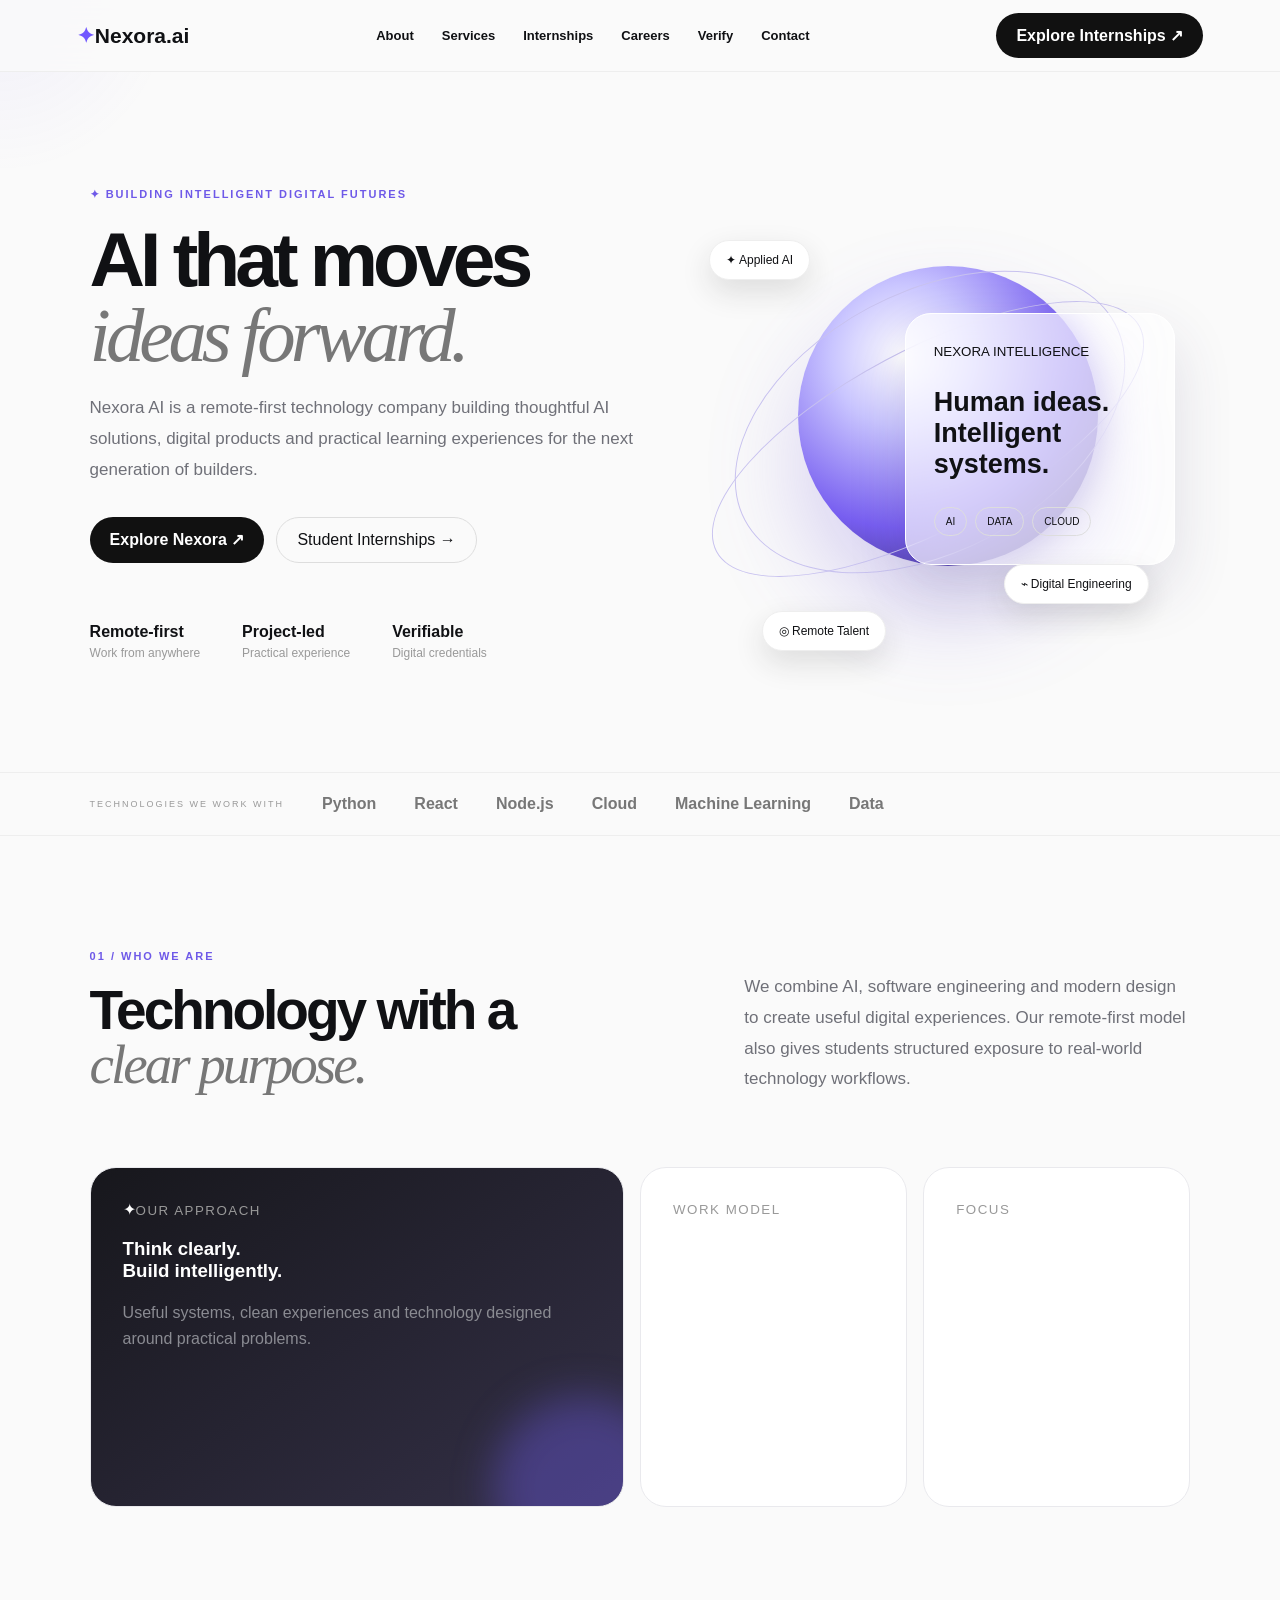
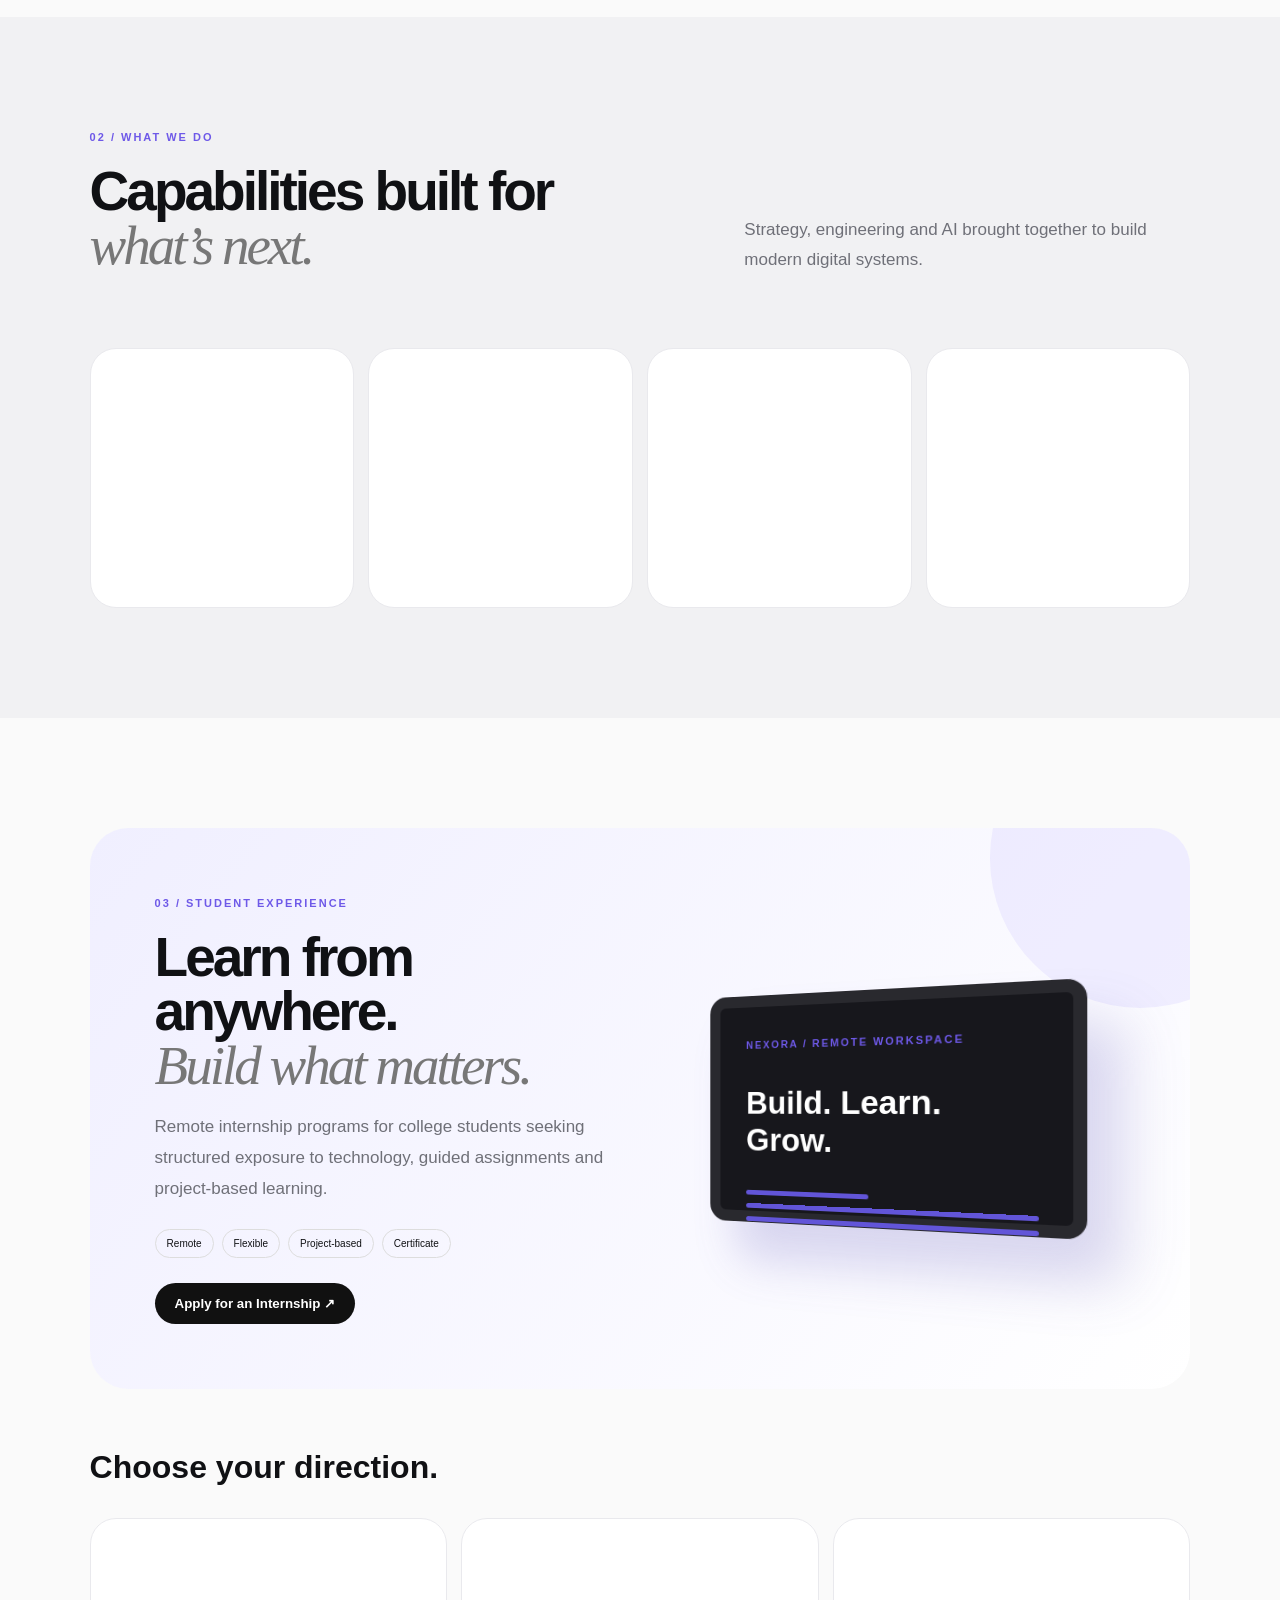
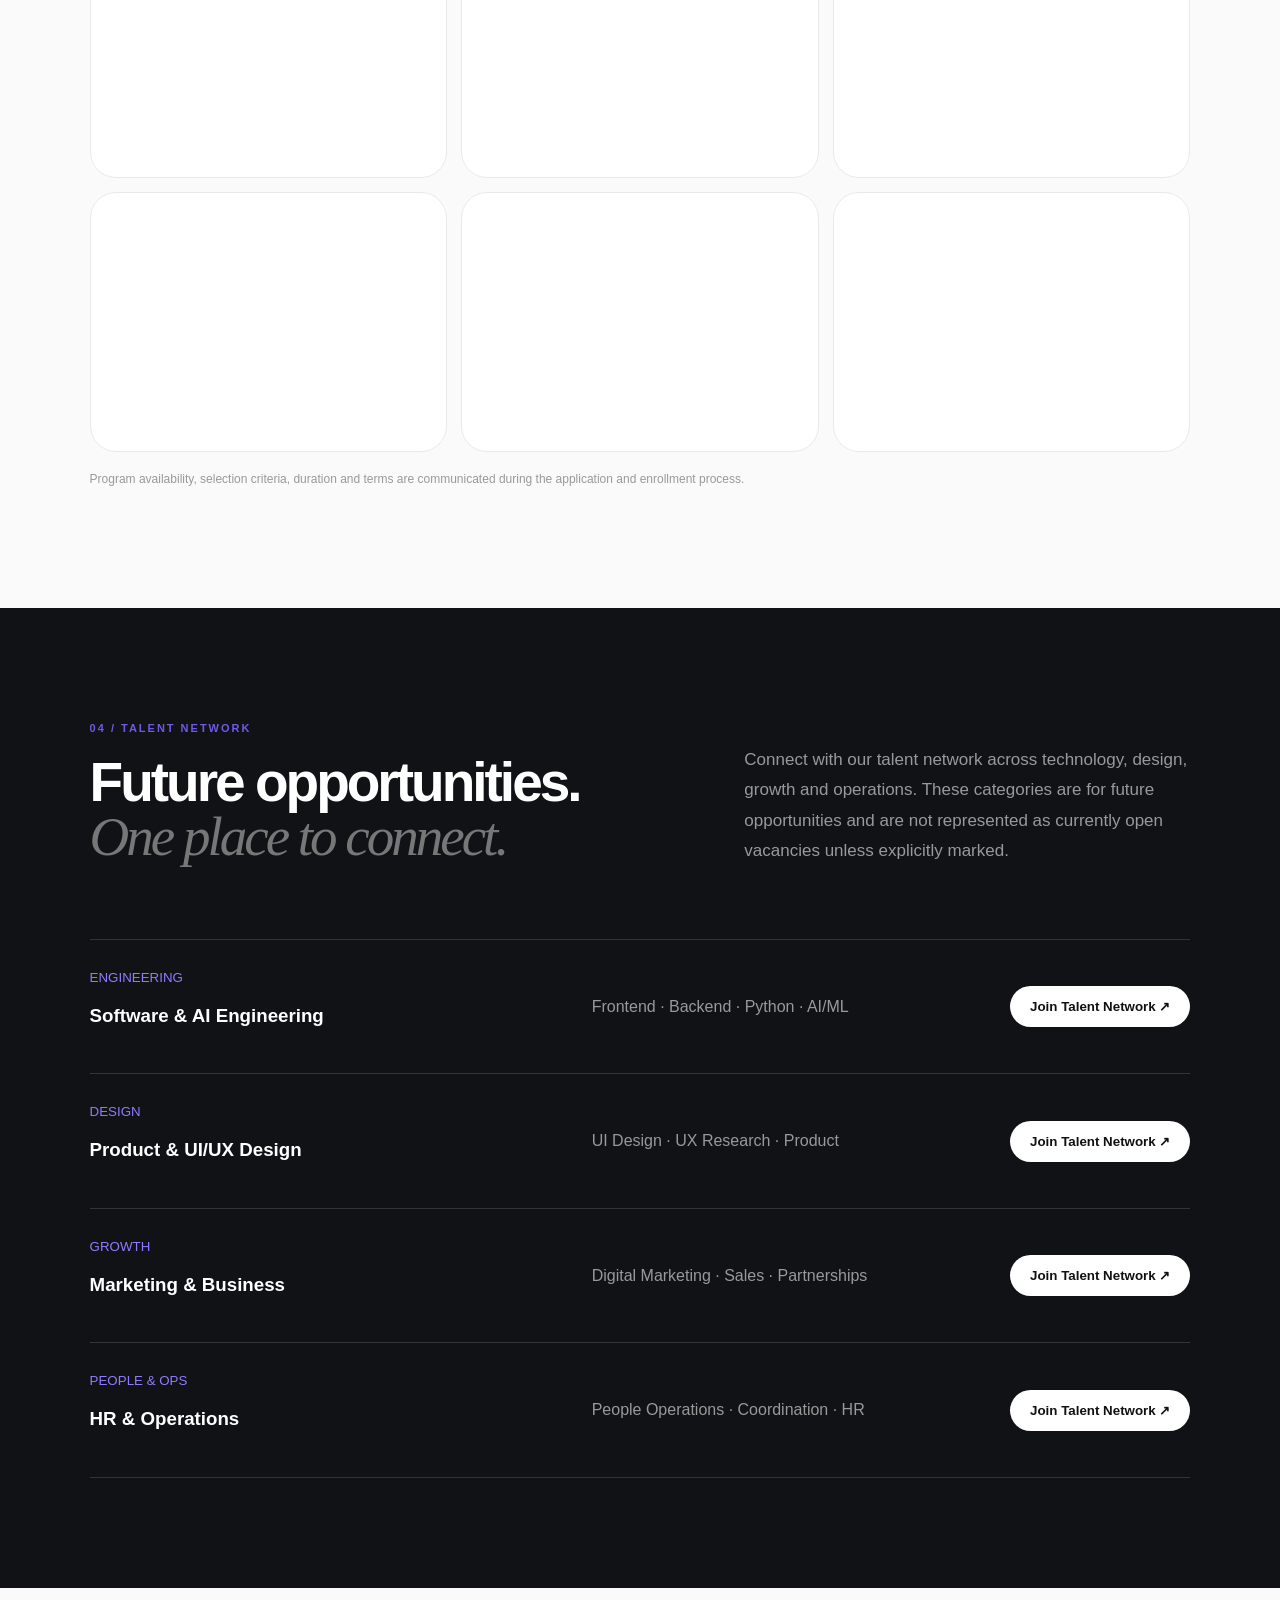
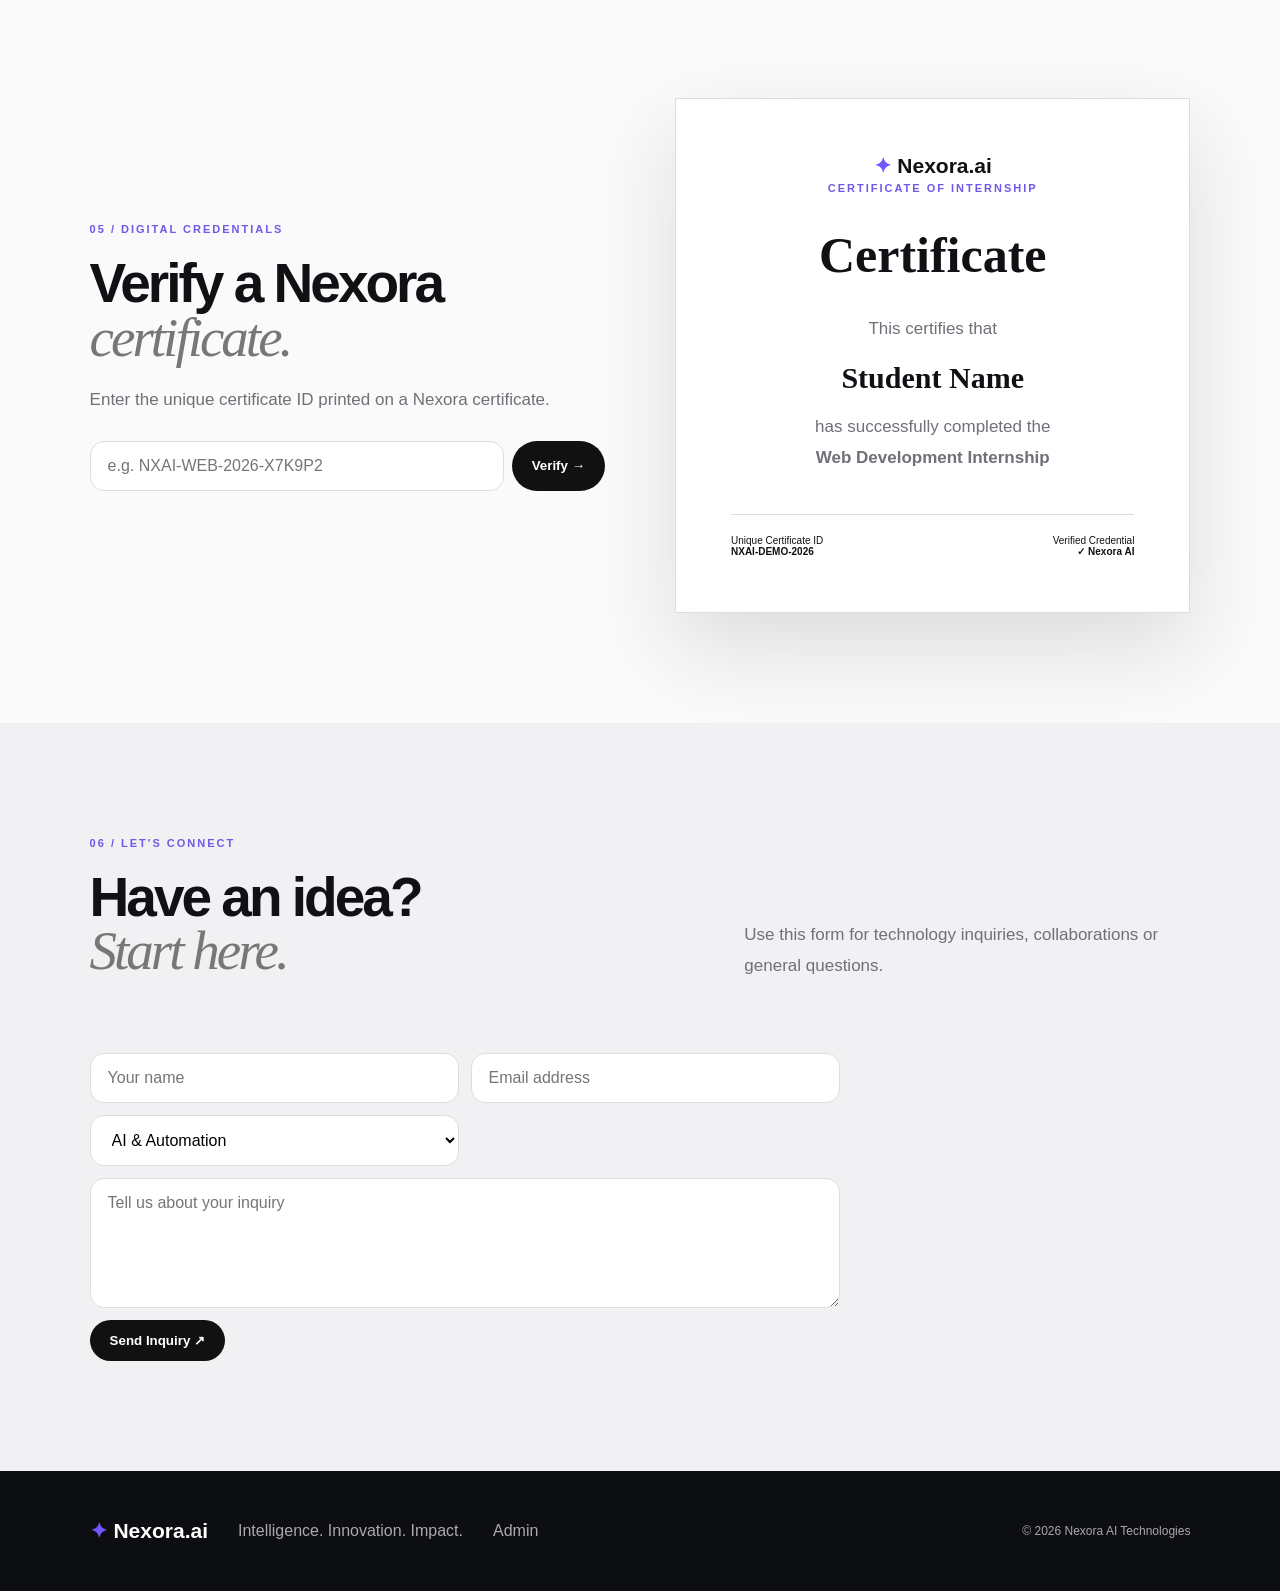
<file: index.html>
<!doctype html><html lang="en"><head><meta charset="UTF-8"><meta name="viewport" content="width=device-width,initial-scale=1"><title>Nexora AI — Intelligence. Innovation. Impact.</title><meta name="description" content="Nexora AI builds intelligent digital products and remote student internship experiences."><link rel="stylesheet" href="style.css"></head><body><header><a class="logo" href="#home"><span>✦</span>Nexora.ai</a><nav><a href="#about">About</a><a href="#services">Services</a><a href="#internships">Internships</a><a href="#careers">Careers</a><a href="#verify">Verify</a><a href="#contact">Contact</a></nav><a class="pill" href="#internships">Explore Internships ↗</a></header><main><section class="hero" id="home"><div class="copy"><small>✦ BUILDING INTELLIGENT DIGITAL FUTURES</small><h1>AI that moves<br><em>ideas forward.</em></h1><p>Nexora AI is a remote-first technology company building thoughtful AI solutions, digital products and practical learning experiences for the next generation of builders.</p><div class="actions"><a class="primary" href="#services">Explore Nexora ↗</a><a class="secondary" href="#internships">Student Internships →</a></div><div class="proof"><div><b>Remote-first</b><span>Work from anywhere</span></div><div><b>Project-led</b><span>Practical experience</span></div><div><b>Verifiable</b><span>Digital credentials</span></div></div></div><div class="visual"><div class="orb"></div><div class="ring r1"></div><div class="ring r2"></div><div class="glass"><small>NEXORA INTELLIGENCE</small><h3>Human ideas.<br>Intelligent systems.</h3><div><span>AI</span><span>DATA</span><span>CLOUD</span></div></div><i class="float f1">✦ Applied AI</i><i class="float f2">⌁ Digital Engineering</i><i class="float f3">◎ Remote Talent</i></div></section><section class="tech"><span>TECHNOLOGIES WE WORK WITH</span><b>Python</b><b>React</b><b>Node.js</b><b>Cloud</b><b>Machine Learning</b><b>Data</b></section><section class="section" id="about"><div class="heading"><div><small>01 / WHO WE ARE</small><h2>Technology with a<br><em>clear purpose.</em></h2></div><p>We combine AI, software engineering and modern design to create useful digital experiences. Our remote-first model also gives students structured exposure to real-world technology workflows.</p></div><div class="cards"><article class="wide"><span>✦</span><small>OUR APPROACH</small><h3>Think clearly.<br>Build intelligently.</h3><p>Useful systems, clean experiences and technology designed around practical problems.</p></article><article><small>WORK MODEL</small><strong>100%</strong><h3>Remote-first</h3><p>Distributed collaboration and flexible digital delivery.</p></article><article><small>FOCUS</small><strong>AI+</strong><h3>Modern technology</h3><p>AI, web, data, cloud, automation and product experiences.</p></article></div></section><section class="section alt" id="services"><div class="heading"><div><small>02 / WHAT WE DO</small><h2>Capabilities built for<br><em>what’s next.</em></h2></div><p>Strategy, engineering and AI brought together to build modern digital systems.</p></div><div class="grid"><article><b>✣</b><h3>AI & Automation</h3><p>AI-assisted experiences, intelligent workflows and practical automation.</p></article><article><b>⌘</b><h3>Web Engineering</h3><p>Fast, responsive websites, applications and modern digital experiences.</p></article><article><b>◫</b><h3>Data & Analytics</h3><p>Dashboards, reporting and insight-driven systems built from data.</p></article><article><b>☁</b><h3>Cloud & Digital</h3><p>Cloud-ready architecture, integrations and scalable digital foundations.</p></article></div></section><section class="section" id="internships"><div class="intern"><div><small>03 / STUDENT EXPERIENCE</small><h2>Learn from anywhere.<br><em>Build what matters.</em></h2><p>Remote internship programs for college students seeking structured exposure to technology, guided assignments and project-based learning.</p><div class="tags"><span>Remote</span><span>Flexible</span><span>Project-based</span><span>Certificate</span></div><button onclick="openApply('General Internship')">Apply for an Internship ↗</button></div><div class="laptop"><div><small>NEXORA / REMOTE WORKSPACE</small><h3>Build. Learn.<br>Grow.</h3><i></i><i></i><i></i></div></div></div><h3 class="sub">Choose your direction.</h3><div class="programs" id="programs"></div><p class="note">Program availability, selection criteria, duration and terms are communicated during the application and enrollment process.</p></section><section class="section dark" id="careers"><div class="heading"><div><small>04 / TALENT NETWORK</small><h2>Future opportunities.<br><em>One place to connect.</em></h2></div><p>Connect with our talent network across technology, design, growth and operations. These categories are for future opportunities and are not represented as currently open vacancies unless explicitly marked.</p></div><div id="careerList"></div></section><section class="section" id="verify"><div class="verify"><div><small>05 / DIGITAL CREDENTIALS</small><h2>Verify a Nexora<br><em>certificate.</em></h2><p>Enter the unique certificate ID printed on a Nexora certificate.</p><div class="search"><input id="certId" placeholder="e.g. NXAI-WEB-2026-X7K9P2"><button onclick="verifyCert()">Verify →</button></div><div id="result"></div></div><div class="certificate"><div class="logo">✦ Nexora.ai</div><small>CERTIFICATE OF INTERNSHIP</small><h3>Certificate</h3><p>This certifies that</p><strong>Student Name</strong><p>has successfully completed the<br><b>Web Development Internship</b></p><footer><span>Unique Certificate ID<br><b>NXAI-DEMO-2026</b></span><span>Verified Credential<br><b>✓ Nexora AI</b></span></footer></div></div></section><section class="section alt" id="contact"><div class="heading"><div><small>06 / LET'S CONNECT</small><h2>Have an idea?<br><em>Start here.</em></h2></div><p>Use this form for technology inquiries, collaborations or general questions.</p></div><form id="inquiry"><input required name="name" placeholder="Your name"><input required type="email" name="email" placeholder="Email address"><select name="type"><option>AI & Automation</option><option>Web Development</option><option>Data & Analytics</option><option>Collaboration</option><option>General Inquiry</option></select><textarea required name="message" placeholder="Tell us about your inquiry"></textarea><button>Send Inquiry ↗</button></form></section></main><footer class="footer"><div class="logo">✦ Nexora.ai</div><p>Intelligence. Innovation. Impact.</p><a href="admin.html">Admin</a><span>© 2026 Nexora AI Technologies</span></footer><dialog id="applyModal"><button class="close" onclick="applyModal.close()">×</button><small>REMOTE INTERNSHIP APPLICATION</small><h2>Start your application.</h2><form id="application"><input type="hidden" name="program" id="program"><input required name="name" placeholder="Full name"><input required type="email" name="email" placeholder="Email"><input required name="phone" placeholder="Phone"><input required name="college" placeholder="College / University"><input required name="course" placeholder="Course / Degree"><button>Submit Application ↗</button></form></dialog><script src="script.js"></script></body></html>
</file>
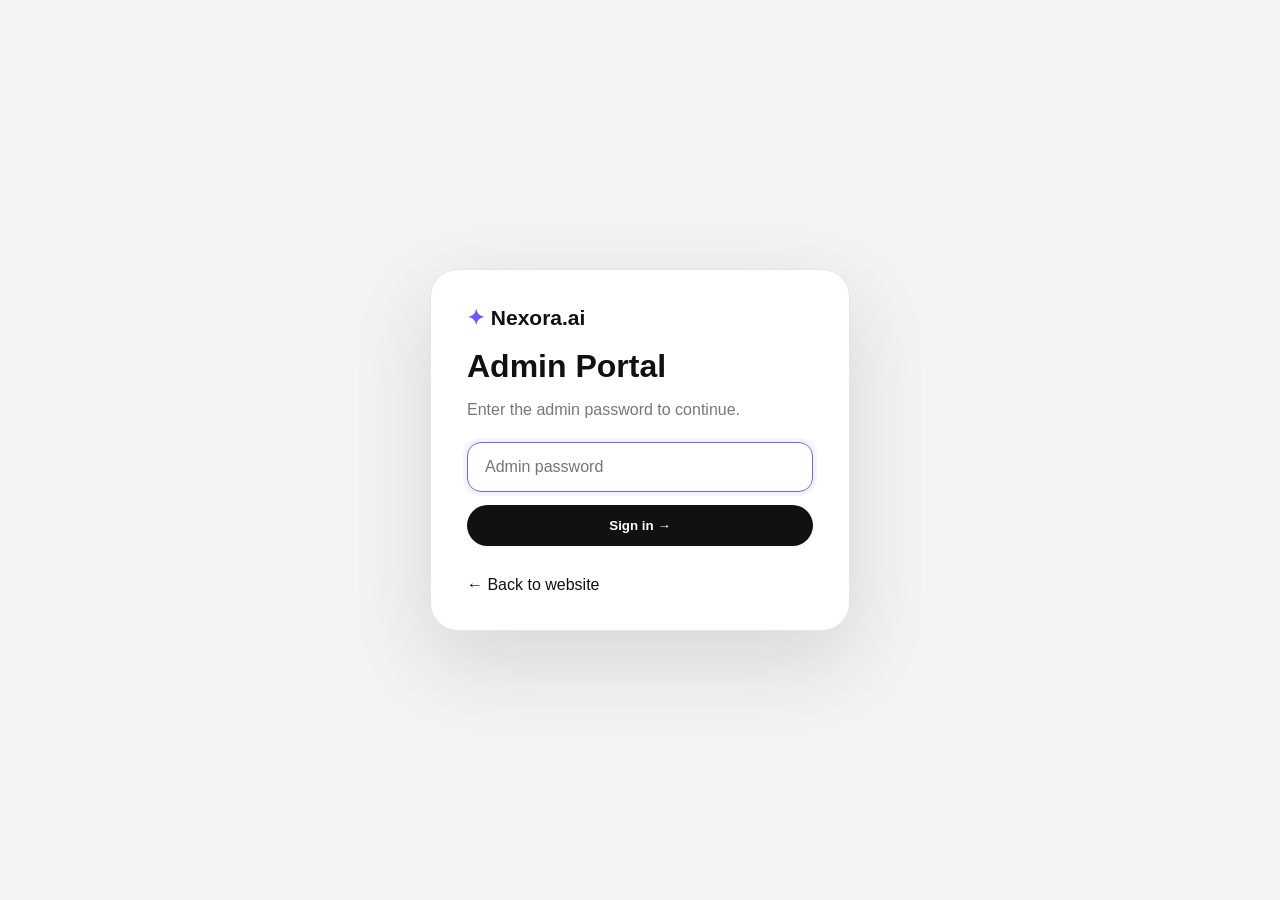
<file: admin.html>
<!doctype html><html><head><meta charset="UTF-8"><meta name="viewport" content="width=device-width,initial-scale=1"><title>Nexora Admin</title><link rel="stylesheet" href="style.css"><style>body{background:#f3f3f5}.login{position:fixed;inset:0;z-index:99;background:#f3f3f5;display:flex;align-items:center;justify-content:center;padding:20px}.loginbox{width:min(420px,100%);background:#fff;border:1px solid #e5e5e8;border-radius:28px;padding:36px;box-shadow:0 30px 80px #2222}.loginbox h1{margin:18px 0 8px}.loginbox p{color:#777}.loginbox form{display:grid;gap:12px;margin-top:24px}.loginerr{color:#a32626;font-size:13px;min-height:18px}.admin{max-width:1200px;margin:auto;padding:40px 5%;display:none}.top{display:flex;justify-content:space-between;align-items:center}.dash{display:grid;grid-template-columns:repeat(3,1fr);gap:15px;margin:30px 0}.metric,.panel{background:#fff;border:1px solid #e5e5e8;border-radius:22px;padding:25px}.metric strong{display:block;font-size:38px;margin-top:10px}.panel{margin:16px 0;overflow:auto}.panel h2{margin-top:0}table{width:100%;border-collapse:collapse;min-width:700px}th,td{text-align:left;padding:13px;border-bottom:1px solid #eee;font-size:13px}th{color:#888}.certform{display:grid;grid-template-columns:2fr 2fr 1fr auto;gap:10px}.cert-actions{display:flex;gap:10px;flex-wrap:wrap;margin:16px 0}.cert-actions button{background:#111}.certificate-stage{margin-top:20px;overflow:auto;padding:10px;background:#eeeef2;border-radius:18px}.certificate-canvas{width:min(100%,1120px);aspect-ratio:1.414/1;display:block;margin:auto;background:#fff;box-shadow:0 20px 60px #2222}@media(max-width:700px){.dash{grid-template-columns:1fr}.certform{grid-template-columns:1fr}}</style></head><body><div class="login" id="login"><div class="loginbox"><div class="logo">✦ Nexora.ai</div><h1>Admin Portal</h1><p>Enter the admin password to continue.</p><form id="loginForm"><input id="password" type="password" placeholder="Admin password" required autofocus><button>Sign in →</button><div class="loginerr" id="loginerr"></div></form><a href="index.html">← Back to website</a></div></div><div class="admin" id="admin"><div class="top"><div class="logo">✦ Nexora.ai <span style="font-size:12px;color:#888">ADMIN</span></div><div><button onclick="logout()">Log out</button> <a href="index.html">← Website</a></div></div><div class="dash"><div class="metric">Applications<strong id="appCount">0</strong></div><div class="metric">Inquiries<strong id="inqCount">0</strong></div><div class="metric">Certificates<strong id="certCount">0</strong></div></div><section class="panel"><h2>Generate Certificate</h2><p>Select/type the student name and enter the internship details. A unique verification ID is generated automatically.</p><form class="certform" id="certForm"><input required name="name" list="students" placeholder="Student name"><datalist id="students"></datalist><select required name="program"><option>AI & Machine Learning</option><option>Web Development</option><option>Data Analytics</option><option>UI / UX Design</option><option>Cloud & DevOps</option><option>Python Development</option></select><input required name="duration" placeholder="Duration"><button>Generate</button></form><div id="generated" style="margin-top:15px"></div><div id="certPreview" style="display:none"><div class="cert-actions"><button onclick="downloadCertificate()">Download Certificate PNG ↓</button><button onclick="printCertificate()">Print / Save PDF</button></div><div class="certificate-stage"><canvas id="certificateCanvas" class="certificate-canvas" width="1684" height="1190"></canvas></div></div></section><section class="panel"><h2>Internship Applications</h2><table><thead><tr><th>Name</th><th>Program</th><th>College</th><th>Contact</th><th>Date</th></tr></thead><tbody id="apps"></tbody></table></section><section class="panel"><h2>Inquiries</h2><table><thead><tr><th>Name</th><th>Type</th><th>Email</th><th>Message</th><th>Date</th></tr></thead><tbody id="inqs"></tbody></table></section><section class="panel"><h2>Certificates</h2><table><thead><tr><th>Certificate ID</th><th>Student</th><th>Program</th><th>Duration</th><th>Issued</th><th>Action</th></tr></thead><tbody id="certs"></tbody></table></section></div><script>const ADMIN_PASSWORD='M@nn1234';let currentCertificate=null;function unlock(){login.style.display='none';admin.style.display='block';sessionStorage.setItem('nexoraAdmin','1');render()}loginForm.onsubmit=e=>{e.preventDefault();if(password.value===ADMIN_PASSWORD){unlock()}else{loginerr.textContent='Incorrect password.';password.value='';password.focus()}};function logout(){sessionStorage.removeItem('nexoraAdmin');location.reload()}function get(k){return JSON.parse(localStorage.getItem(k)||'[]')}function esc(v){return String(v??'').replace(/[&<>"']/g,m=>({'&':'&amp;','<':'&lt;','>':'&gt;','"':'&quot;',"'":'&#39;'}[m]))}function render(){const a=get('nexoraApplications'),i=get('nexoraInquiries'),c=get('nexoraCertificates');appCount.textContent=a.length;inqCount.textContent=i.length;certCount.textContent=c.length;apps.innerHTML=a.map(x=>`<tr><td>${esc(x.name)}</td><td>${esc(x.program)}</td><td>${esc(x.college)}</td><td>${esc(x.email)}<br>${esc(x.phone)}</td><td>${esc(x.date)}</td></tr>`).join('')||'<tr><td colspan="5">No applications yet.</td></tr>';inqs.innerHTML=i.map(x=>`<tr><td>${esc(x.name)}</td><td>${esc(x.type)}</td><td>${esc(x.email)}</td><td>${esc(x.message)}</td><td>${esc(x.date)}</td></tr>`).join('')||'<tr><td colspan="5">No inquiries yet.</td></tr>';certs.innerHTML=c.map((x,n)=>`<tr><td><b>${esc(x.id)}</b></td><td>${esc(x.name)}</td><td>${esc(x.program)}</td><td>${esc(x.duration)}</td><td>${esc(x.issueDate)}</td><td><button onclick="previewSaved(${n})">Preview / Download</button></td></tr>`).join('')||'<tr><td colspan="6">No certificates yet.</td></tr>';students.innerHTML=[...new Set(a.map(x=>x.name))].map(n=>`<option value="${esc(n)}">`).join('')}certForm.onsubmit=e=>{e.preventDefault();const d=Object.fromEntries(new FormData(e.target));const code=Math.random().toString(36).slice(2,8).toUpperCase();d.id='NXAI-'+new Date().getFullYear()+'-'+code;d.issueDate=new Date().toLocaleDateString('en-IN',{day:'2-digit',month:'long',year:'numeric'});const c=get('nexoraCertificates');c.unshift(d);localStorage.setItem('nexoraCertificates',JSON.stringify(c));generated.innerHTML=`<div class="success"><b>✓ Certificate generated</b><br>${esc(d.name)} — ${esc(d.program)}<br>Unique ID: <b>${esc(d.id)}</b></div>`;currentCertificate=d;drawCertificate(d);certPreview.style.display='block';e.target.reset();render();certPreview.scrollIntoView({behavior:'smooth',block:'center'})};function previewSaved(n){const c=get('nexoraCertificates')[n];if(!c)return;currentCertificate=c;drawCertificate(c);certPreview.style.display='block';certPreview.scrollIntoView({behavior:'smooth',block:'center'})}function drawCertificate(d){const canvas=document.getElementById('certificateCanvas'),ctx=canvas.getContext('2d'),w=canvas.width,h=canvas.height;ctx.clearRect(0,0,w,h);ctx.fillStyle='#fbfaf7';ctx.fillRect(0,0,w,h);ctx.strokeStyle='#17171c';ctx.lineWidth=5;ctx.strokeRect(48,48,w-96,h-96);ctx.strokeStyle='#8b78e8';ctx.lineWidth=2;ctx.strokeRect(68,68,w-136,h-136);const grad=ctx.createRadialGradient(w*.82,h*.18,10,w*.82,h*.18,430);grad.addColorStop(0,'rgba(113,87,255,.16)');grad.addColorStop(1,'rgba(113,87,255,0)');ctx.fillStyle=grad;ctx.fillRect(0,0,w,h);ctx.textAlign='center';ctx.fillStyle='#7157ff';ctx.font='700 30px Arial';ctx.fillText('✦  NEXORA.AI',w/2,150);ctx.fillStyle='#777';ctx.font='600 20px Arial';ctx.letterSpacing='5px';ctx.fillText('NEXORA AI TECHNOLOGIES',w/2,195);ctx.fillStyle='#17171c';ctx.font='italic 82px Georgia';ctx.fillText('Certificate of Internship',w/2,340);ctx.fillStyle='#777';ctx.font='28px Arial';ctx.fillText('This certificate is proudly presented to',w/2,425);ctx.fillStyle='#17171c';ctx.font='italic 68px Georgia';fitText(ctx,d.name,w-300,68);ctx.fillText(d.name,w/2,525);ctx.strokeStyle='#b9afea';ctx.lineWidth=2;ctx.beginPath();ctx.moveTo(360,555);ctx.lineTo(w-360,555);ctx.stroke();ctx.fillStyle='#555';ctx.font='28px Arial';ctx.fillText('for successfully completing the',w/2,635);ctx.fillStyle='#17171c';ctx.font='700 42px Arial';fitText(ctx,d.program+' Internship',w-300,42);ctx.fillText(d.program+' Internship',w/2,700);ctx.fillStyle='#666';ctx.font='25px Arial';ctx.fillText('Duration: '+d.duration,w/2,755);ctx.fillStyle='#777';ctx.font='22px Arial';ctx.fillText('Issued on '+d.issueDate,w/2,805);ctx.textAlign='left';ctx.fillStyle='#777';ctx.font='18px Arial';ctx.fillText('UNIQUE CERTIFICATE ID',150,955);ctx.fillStyle='#17171c';ctx.font='700 24px Arial';ctx.fillText(d.id,150,992);ctx.textAlign='right';ctx.fillStyle='#777';ctx.font='18px Arial';ctx.fillText('VERIFIED DIGITAL CREDENTIAL',w-150,955);ctx.fillStyle='#17171c';ctx.font='700 24px Arial';ctx.fillText('✓ Nexora AI Technologies',w-150,992);ctx.textAlign='center';ctx.fillStyle='#8b78e8';ctx.beginPath();ctx.arc(w/2,965,58,0,Math.PI*2);ctx.fill();ctx.fillStyle='#fff';ctx.font='700 36px Arial';ctx.fillText('NX',w/2,978);ctx.fillStyle='#888';ctx.font='17px Arial';ctx.fillText('Verify this credential using the unique certificate ID on the Nexora website.',w/2,1080)}function fitText(ctx,text,maxWidth,start){let size=start;while(size>24&&ctx.measureText(text).width>maxWidth){size-=2;ctx.font=`italic ${size}px Georgia`}}function downloadCertificate(){if(!currentCertificate)return;drawCertificate(currentCertificate);const a=document.createElement('a');a.download=`Nexora-Certificate-${currentCertificate.name.replace(/[^a-z0-9]+/gi,'-')}-${currentCertificate.id}.png`;a.href=certificateCanvas.toDataURL('image/png',1);a.click()}function printCertificate(){if(!currentCertificate)return;drawCertificate(currentCertificate);const data=certificateCanvas.toDataURL('image/png');const win=open('','_blank');if(!win)return alert('Please allow pop-ups to print the certificate.');win.document.write(`<html><head><title>${esc(currentCertificate.id)}</title><style>@page{size:landscape;margin:0}body{margin:0;display:flex;align-items:center;justify-content:center}img{width:100%;height:auto}</style></head><body><img src="${data}" onload="print()"></body></html>`);win.document.close()}if(sessionStorage.getItem('nexoraAdmin')==='1')unlock();</script></body></html>
</file>
<file: style.css>
*{box-sizing:border-box}html{scroll-behavior:smooth}body{margin:0;font-family:Inter,Arial,sans-serif;color:#101114;background:#fafafa;overflow-x:hidden}a{text-decoration:none;color:inherit}header{height:72px;display:flex;align-items:center;justify-content:space-between;padding:0 6%;position:sticky;top:0;background:#fafafae8;backdrop-filter:blur(18px);z-index:10;border-bottom:1px solid #eee;animation:navDrop .7s ease both}.logo{font-size:21px;font-weight:800}.logo span,.logo:first-letter{color:#7157ff}nav{display:flex;gap:28px;font-size:13px;font-weight:600}nav a{position:relative;transition:.3s}nav a:after{content:'';position:absolute;left:0;bottom:-8px;width:0;height:2px;background:#7157ff;transition:.3s}nav a:hover,nav a.active{color:#7157ff}nav a:hover:after,nav a.active:after{width:100%}.pill,.primary,button{background:#111;color:#fff;border:0;border-radius:999px;padding:13px 20px;font-weight:700;cursor:pointer;transition:transform .3s,box-shadow .3s,background .3s,translate .18s}.pill:hover,.primary:hover,button:hover{transform:translateY(-3px);box-shadow:0 12px 28px #1112}.hero{min-height:680px;padding:90px 7%;display:grid;grid-template-columns:1.05fr .95fr;align-items:center;overflow:hidden}.copy{animation:heroIn .9s .1s ease both}.copy small,.heading small,.intern small,.verify small,dialog small{font-size:11px;letter-spacing:2px;font-weight:800;color:#6e59e8}.hero h1,.heading h2,.intern h2,.verify h2{font-size:clamp(52px,6vw,88px);line-height:.98;letter-spacing:-5px;margin:20px 0}.hero em,h2 em{font-family:Georgia,serif;font-weight:400;color:#777}.copy>p,.heading>p,.intern p,.verify p{font-size:17px;line-height:1.8;color:#6f7078;max-width:650px}.actions{display:flex;gap:12px;margin:32px 0}.secondary{padding:13px 20px;border:1px solid #ddd;border-radius:999px;transition:.3s}.secondary:hover{transform:translateY(-3px);background:#fff;box-shadow:0 12px 30px #2221}.proof{display:flex;gap:42px;margin-top:60px}.proof div{display:flex;flex-direction:column;gap:5px;transition:.3s}.proof div:hover{transform:translateY(-5px)}.proof span{font-size:12px;color:#999}.visual{height:520px;position:relative;animation:heroIn 1s .25s ease both}.orb{width:300px;height:300px;border-radius:50%;position:absolute;left:25%;top:20%;background:radial-gradient(circle at 35% 30%,#fff,#c9c5ff 25%,#775ef0 60%,#29214f);box-shadow:0 50px 90px #7d68dc45;animation:orbFloat 5s ease-in-out infinite,orbGlow 4s ease-in-out infinite;transition:translate .25s ease-out}.ring{position:absolute;border:1px solid #c8c2ef;border-radius:50%;transform:rotate(-28deg)}.r1{width:480px;height:180px;top:36%;left:4%;animation:ringSpin 16s linear infinite}.r2{width:420px;height:260px;top:25%;left:10%;animation:ringSpinBack 20s linear infinite}.glass{position:absolute;right:3%;top:29%;width:270px;padding:28px;background:#ffffffa8;border:1px solid #fff;border-radius:26px;backdrop-filter:blur(18px);box-shadow:0 25px 60px #38306624;animation:cardFloat 6s ease-in-out infinite;transition:.4s,translate .25s ease-out}.glass:hover{box-shadow:0 35px 80px #38306635}.glass h3{font-size:27px}.glass div{display:flex;gap:8px}.glass span,.tags span{font-size:10px;padding:8px 11px;border:1px solid #ddd;border-radius:99px}.float{position:absolute;background:#fff;border:1px solid #eee;border-radius:99px;padding:12px 16px;box-shadow:0 12px 30px #2222;font-style:normal;font-size:12px;transition:translate .25s ease-out}.f1{top:15%;left:8%;animation:floatA 4.5s ease-in-out infinite}.f2{bottom:15%;right:8%;animation:floatB 5s ease-in-out infinite}.f3{bottom:6%;left:18%;animation:floatA 5.5s .5s ease-in-out infinite}.tech{padding:22px 7%;display:flex;gap:38px;align-items:center;border-top:1px solid #eee;border-bottom:1px solid #eee;overflow:auto;white-space:nowrap}.tech span{font-size:9px;letter-spacing:2px;color:#999}.tech b{color:#777;transition:.3s}.tech b:hover{color:#7157ff;transform:scale(1.08)}.section{padding:110px 7%}.alt{background:#f1f1f3}.heading{display:grid;grid-template-columns:1fr .75fr;gap:60px;align-items:end;margin-bottom:55px}.heading h2,.intern h2,.verify h2{font-size:55px;letter-spacing:-3px}.cards{display:grid;grid-template-columns:2fr 1fr 1fr;gap:16px}.cards article,.grid article,.programs article{background:#fff;border:1px solid #e9e9ed;border-radius:26px;padding:32px;min-height:260px;transition:transform .2s ease,box-shadow .45s,border-color .45s;transform-style:preserve-3d}.cards article:hover,.grid article:hover,.programs article:hover{box-shadow:0 25px 60px #30255c18;border-color:#d7d0ff}.cards .wide{background:linear-gradient(145deg,#17171c,#343047);color:#fff;position:relative;overflow:hidden}.cards .wide:after{content:'';position:absolute;width:180px;height:180px;border-radius:50%;background:#7662ff55;filter:blur(20px);right:-50px;bottom:-70px;animation:orbGlow 4s infinite}.cards strong{font-size:60px;display:block;margin:35px 0 10px}.cards small{letter-spacing:1.5px;color:#999}.cards p,.grid p,.programs p{color:#8a8b92;line-height:1.6}.grid{display:grid;grid-template-columns:repeat(4,1fr);gap:14px}.grid article b{font-size:34px;color:#735bff;display:inline-block;transition:.5s}.grid article:hover b{transform:rotate(12deg) scale(1.15)}.intern{border-radius:38px;background:linear-gradient(130deg,#f0efff,#fff);padding:65px;display:grid;grid-template-columns:1fr 1fr;overflow:hidden;position:relative}.intern:before{content:'';position:absolute;width:300px;height:300px;border-radius:50%;background:#7c68ff18;right:-100px;top:-120px;animation:orbFloat 7s infinite}.tags{display:flex;gap:8px;margin:25px 0}.tags span{transition:.3s}.tags span:hover{background:#fff;transform:translateY(-3px)}.laptop{display:flex;align-items:center;justify-content:center;perspective:900px}.laptop>div{width:380px;height:240px;background:#17171c;border:12px solid #29292e;border-radius:18px;padding:30px;color:#fff;transform:perspective(700px) rotateY(-10deg);box-shadow:30px 40px 50px #635cb93b;animation:laptopFloat 5s ease-in-out infinite}.laptop h3{font-size:34px}.laptop i{display:block;height:5px;background:#6255d8;margin:9px 0;border-radius:10px;animation:codePulse 2s ease-in-out infinite}.laptop i:nth-child(2){width:70%;animation-delay:.2s}.laptop i:nth-child(3){width:45%;animation-delay:.4s}.sub{font-size:32px;margin-top:60px}.programs{display:grid;grid-template-columns:repeat(3,1fr);gap:14px}.programs article div{font-size:30px;color:#725aff}.programs button{padding:0;background:none;color:#111;box-shadow:none}.programs button:hover{transform:translateX(6px);box-shadow:none}.note{font-size:12px;color:#999;margin-top:20px}.dark{background:#111216;color:#fff}.dark .heading p{color:#999}.career{display:grid;grid-template-columns:1.2fr 1fr auto;align-items:center;padding:28px 0;border-top:1px solid #333;transition:.35s}.career:hover{padding-left:18px;background:linear-gradient(90deg,#ffffff08,transparent)}.career:last-child{border-bottom:1px solid #333}.career small{color:#8d7cff}.career p{color:#999}.career button{background:#fff;color:#111}.verify{display:grid;grid-template-columns:1fr 1fr;gap:70px;align-items:center}.search{display:flex;gap:8px;margin-top:25px}.search input{flex:1}.certificate{background:#fff;padding:55px;border:1px solid #ddd;box-shadow:0 35px 80px #2222;text-align:center;transition:.5s;animation:certFloat 6s ease-in-out infinite}.certificate:hover{transform:perspective(900px) rotateY(-3deg) rotateX(2deg);box-shadow:0 45px 100px #44377a26}.certificate h3{font-family:Georgia,serif;font-size:50px;margin:30px}.certificate>strong{font-family:Georgia,serif;font-size:30px}.certificate footer{border-top:1px solid #ddd;margin-top:40px;padding-top:20px;display:flex;justify-content:space-between;text-align:left;font-size:10px}.certificate footer span:last-child{text-align:right}input,select,textarea{padding:15px 17px;border:1px solid #ddd;border-radius:14px;background:#fff;font:inherit;outline:none;transition:.3s}input:focus,select:focus,textarea:focus{border-color:#7964ee;box-shadow:0 0 0 4px #7964ee12;transform:translateY(-1px)}#inquiry{max-width:750px;display:grid;grid-template-columns:1fr 1fr;gap:12px}#inquiry textarea{grid-column:1/-1;min-height:130px}#inquiry button{width:max-content}.footer{padding:35px 7%;background:#0d0e11;color:#aaa;display:flex;align-items:center;gap:30px}.footer .logo{color:#fff}.footer span{margin-left:auto;font-size:12px}dialog{border:0;border-radius:28px;padding:38px;width:min(520px,92vw);box-shadow:0 30px 100px #0005;animation:modalIn .35s ease}dialog::backdrop{background:#10111699;backdrop-filter:blur(8px)}dialog form{display:grid;gap:10px}.close{float:right;background:#eee;color:#111;padding:8px 12px}#result{margin-top:16px;padding:15px;border-radius:14px;display:none}.success{display:block!important;background:#ecfff2;color:#176a35;animation:resultIn .4s ease}.error{display:block!important;background:#fff0f0;color:#9b2828;animation:resultIn .4s ease}.reveal{opacity:0;transform:translateY(45px);transition:opacity .8s ease,transform .8s cubic-bezier(.2,.8,.2,1)}.reveal.visible{opacity:1;transform:none}.stagger>*{opacity:0;transform:translateY(30px);transition:opacity .65s ease,transform .65s ease}.stagger.visible>*{opacity:1;transform:none}.stagger.visible>*:nth-child(2){transition-delay:.08s}.stagger.visible>*:nth-child(3){transition-delay:.16s}.stagger.visible>*:nth-child(4){transition-delay:.24s}.stagger.visible>*:nth-child(5){transition-delay:.32s}.stagger.visible>*:nth-child(6){transition-delay:.4s}.scroll-progress{position:fixed;left:0;top:0;width:100%;height:3px;background:linear-gradient(90deg,#7157ff,#bbaeff);z-index:99;transform:scaleX(0);transform-origin:left;pointer-events:none}.cursor-glow{position:fixed;left:-180px;top:-180px;width:360px;height:360px;border-radius:50%;background:radial-gradient(circle,#7964ee12 0,transparent 68%);pointer-events:none;z-index:0;will-change:transform}.nexora-toast{position:fixed;right:24px;bottom:24px;z-index:100;padding:15px 20px;border-radius:16px;background:#15151a;color:#fff;box-shadow:0 20px 60px #0003;opacity:0;transform:translateY(20px) scale(.96);transition:.3s;pointer-events:none}.nexora-toast.show{opacity:1;transform:none}.nexora-toast[data-type=success]{background:#173b27}.hero,.section,.tech,.footer{position:relative;z-index:1}@keyframes navDrop{from{opacity:0;transform:translateY(-20px)}to{opacity:1;transform:none}}@keyframes heroIn{from{opacity:0;transform:translateY(35px)}to{opacity:1;transform:none}}@keyframes orbFloat{0%,100%{transform:translateY(0) rotate(0)}50%{transform:translateY(-22px) rotate(6deg)}}@keyframes orbGlow{0%,100%{filter:saturate(1);box-shadow:0 50px 90px #7d68dc45}50%{filter:saturate(1.3);box-shadow:0 55px 110px #7056f070}}@keyframes ringSpin{to{transform:rotate(332deg)}}@keyframes ringSpinBack{to{transform:rotate(-325deg)}}@keyframes cardFloat{0%,100%{transform:translateY(0)}50%{transform:translateY(-12px)}}@keyframes floatA{0%,100%{transform:translate(0,0)}50%{transform:translate(8px,-14px)}}@keyframes floatB{0%,100%{transform:translate(0,0)}50%{transform:translate(-10px,12px)}}@keyframes laptopFloat{0%,100%{transform:rotateY(-10deg) translateY(0)}50%{transform:rotateY(-6deg) translateY(-12px)}}@keyframes codePulse{0%,100%{opacity:.45;transform:scaleX(.9);transform-origin:left}50%{opacity:1;transform:scaleX(1)}}@keyframes certFloat{0%,100%{transform:translateY(0) rotate(.3deg)}50%{transform:translateY(-10px) rotate(-.3deg)}}@keyframes modalIn{from{opacity:0;transform:scale(.94) translateY(15px)}to{opacity:1;transform:none}}@keyframes resultIn{from{opacity:0;transform:translateY(8px)}to{opacity:1;transform:none}}@media(prefers-reduced-motion:reduce){*,*:before,*:after{animation-duration:.01ms!important;animation-iteration-count:1!important;transition-duration:.01ms!important;scroll-behavior:auto!important}.cursor-glow{display:none}}@media(max-width:900px){nav,.pill{display:none}.hero,.heading,.intern,.verify{grid-template-columns:1fr}.hero{padding-top:60px}.hero h1{font-size:58px}.visual{height:430px}.cards,.grid,.programs{grid-template-columns:1fr 1fr}.career{grid-template-columns:1fr;gap:8px}.heading h2{font-size:44px}.proof{gap:18px}.intern{padding:35px}.laptop{margin-top:40px}}@media(max-width:600px){.section{padding:75px 6%}.hero{padding-left:6%;padding-right:6%}.hero h1{font-size:48px;letter-spacing:-3px}.actions,.proof{flex-direction:column}.visual{height:390px}.orb{width:230px;height:230px}.glass{width:220px}.cards,.grid,.programs{grid-template-columns:1fr}.heading h2,.intern h2,.verify h2{font-size:40px}.intern{padding:28px}.laptop>div{width:290px}#inquiry{grid-template-columns:1fr}#inquiry textarea{grid-column:auto}.footer{flex-wrap:wrap}.footer span{margin-left:0}.search{flex-direction:column}.nexora-toast{left:16px;right:16px;bottom:16px}}
</file>
